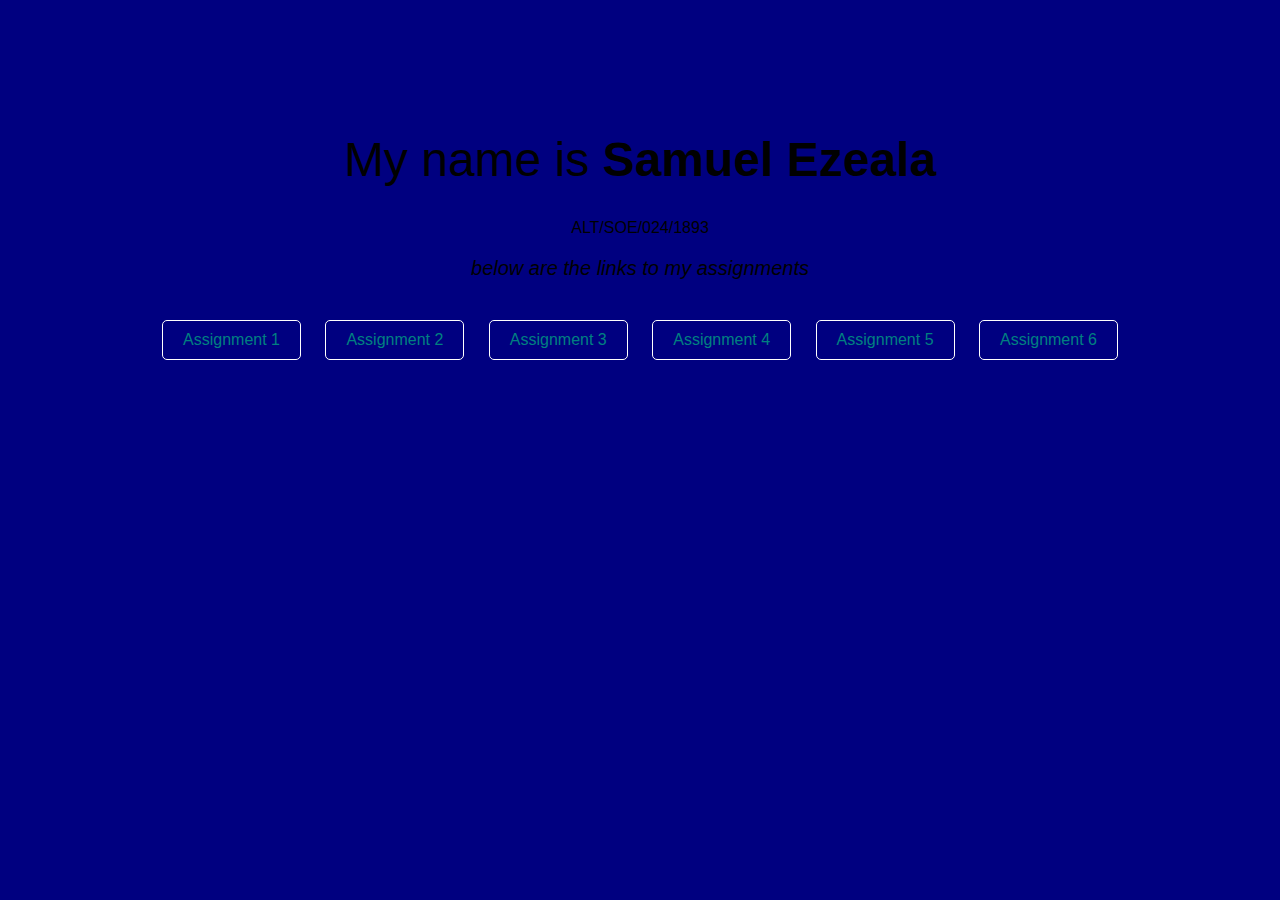
<file: index.html>
<!DOCTYPE html>
<html lang="en">
<head>
  <meta charset="UTF-8">
  <meta name="viewport" content="width=device-width, initial-scale=1.0">
  <title>Samuel Ezeala - Assignments</title>
  <link rel="stylesheet" href="style.css">
</head>
<body>
  <div class="container">
    <h1>My name is <span>Samuel Ezeala</span></h1>
    <p class="studentId">ALT/SOE/024/1893</p>
    <p class="description">below are the links to my assignments</p>
    <div class="assignments">
      <a href="Assignment1/" class="button-link">Assignment 1</a>
      <a href="Assignment2/" class="button-link">Assignment 2</a>
      <a href="Assignment3/" class="button-link">Assignment 3</a>
      <a href="Assignment4/" class="button-link">Assignment 4</a>
      <a href="Assignment5/" class="button-link">Assignment 5</a>
      <a href="Assignment6/" class="button-link">Assignment 6</a>
    </div>
  </div>
</body>
</html>
</file>
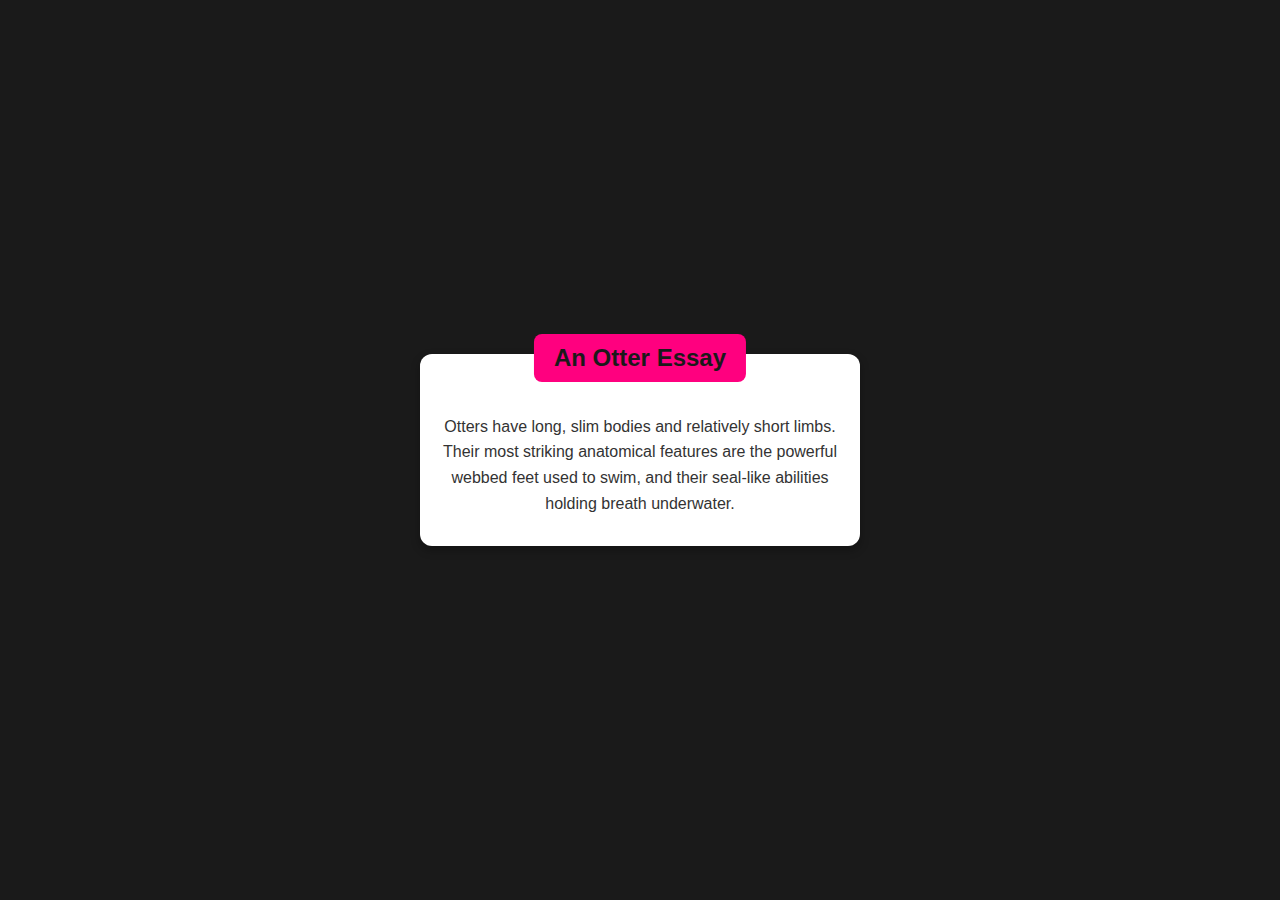
<file: Assignment1/index.html>
<!DOCTYPE html>
<html lang="en">
<head>
  <meta charset="UTF-8">
  <meta name="viewport" content="width=device-width, initial-scale=1.0">
  <title>Otter Essay Design</title>
  <link rel="stylesheet" href="style1.css">
</head>
<body>
  <div class="card">
    <div class="card-header">An Otter Essay</div>
    <div class="card-body">
      Otters have long, slim bodies and relatively short limbs. Their most striking anatomical features are the powerful webbed feet used to swim, and their seal-like abilities holding breath underwater.
    </div>
  </div>
</body>
</html>
</file>
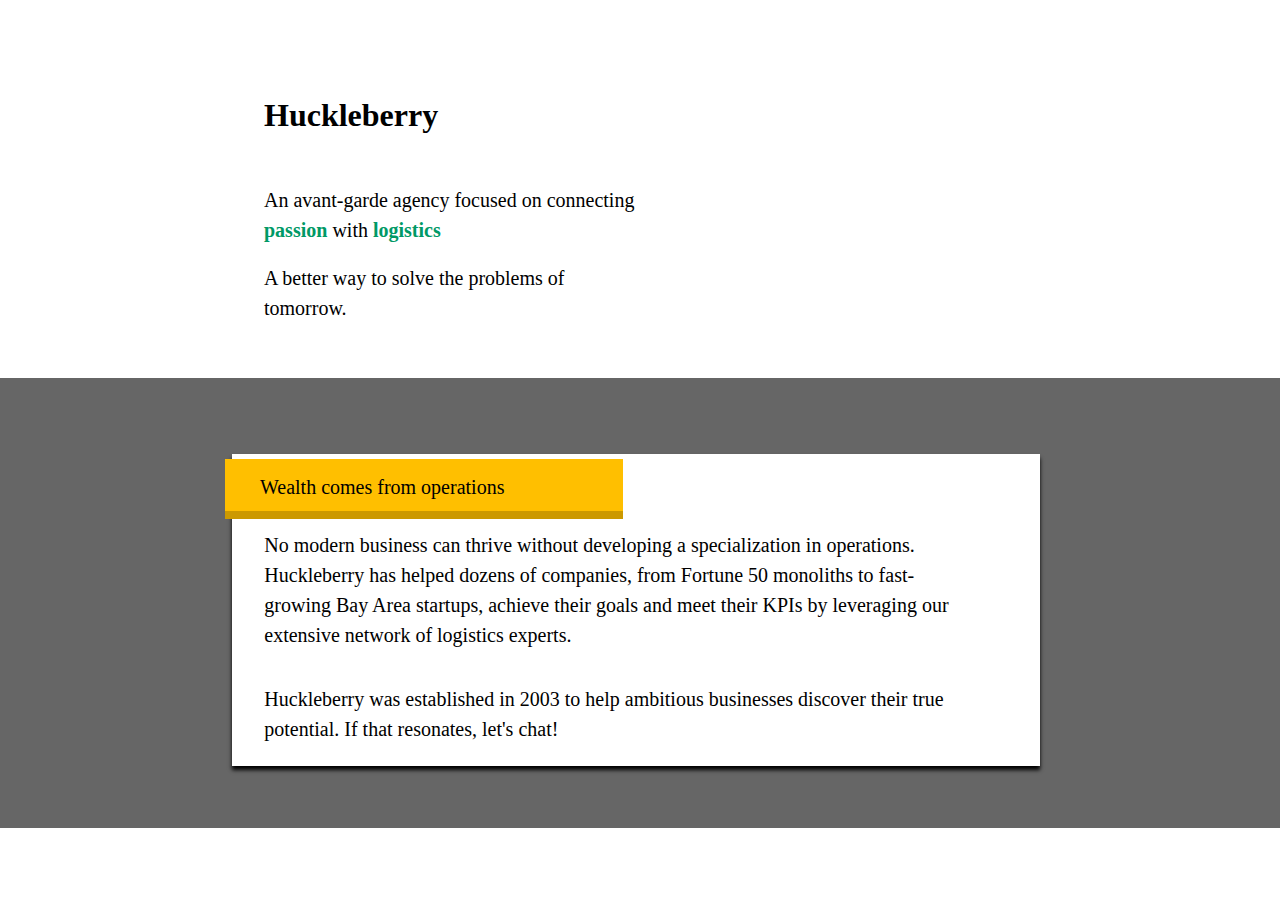
<file: Assignment2/index.html>
<!DOCTYPE html>
<html lang="en">
  <head>
    <meta charset="UTF-8" />
    <meta name="viewport" content="width=device-width, initial-scale=1.0" />
    <title>Huckleberry</title>
    <link rel="stylesheet" href="Huckleberry.css" />
  </head>
  <body>
    <div class="top">
      <div class="HuckleberryText">
        <h1>Huckleberry</h1>
      </div>

      <div class="hp1">
        <p>
          An avant-garde agency focused on connecting <br /><a class="passion">passion</a> with
          <a class="passion">logistics</a>
        </p>
      </div>
      <br>
      <div class="hp2">
        <p>A better way to solve the problems of <br />tomorrow.</p>
      </div>
    </div>

    
    <!-- <div class="banner">Wealth comes from operations</div> -->
    <div class="content">
      <p>
        
      </p>
      <p>
        <!-- Huckleberry was established in 2003 to help ambitious businesses
        discover their true potential. If that resonates, let's chat! -->
      </p>
      <div class="whiteBox">
        <div class="yellowbox">
          <div class="wealth">
            <p>Wealth comes from operations</p>
          </div>
        </div>
        <p>
          No modern business can thrive without developing a specialization in operations. <br> 
          Huckleberry has helped dozens of companies, from Fortune 50 monoliths to fast- <br>
          growing Bay Area startups, achieve their goals and meet their KPIs by leveraging our <br>
          extensive network of logistics experts.
        </p>
        <br>
        <p>
          Huckleberry was established in 2003 to help ambitious businesses discover their true <br>
          potential. If that resonates, let's chat!
        </p>
      </div>
    </div>

  </body>
</html>
</file>
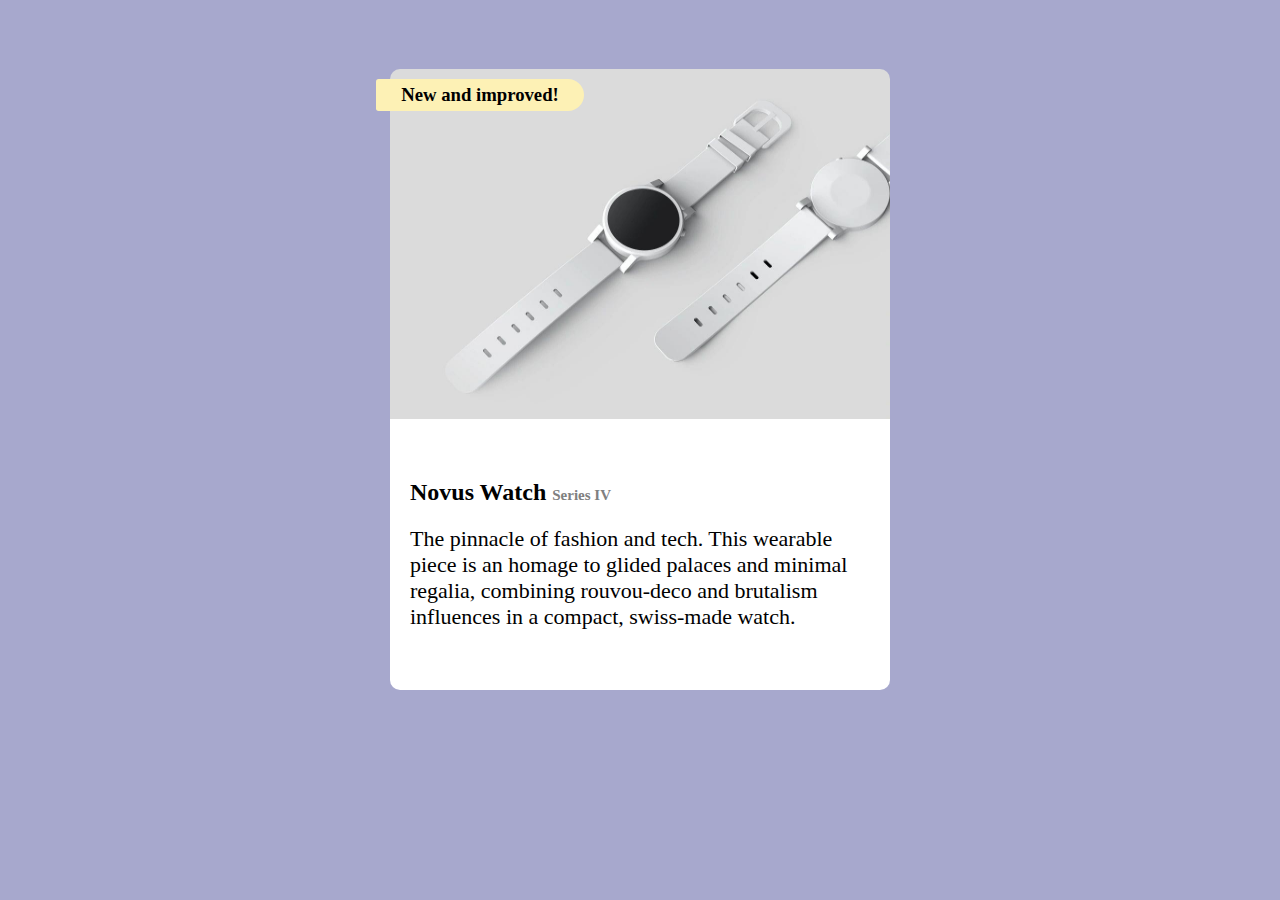
<file: Assignment3/index.html>
<!DOCTYPE html>
<html lang="en">
<head>
  <meta charset="UTF-8">
  <meta name="viewport" content="width=device-width, initial-scale=1.0">
  <link rel="stylesheet" href="style.css">
  <title>Exercise3 - Novus Watch</title>
</head>
<body>
  <div class="container">
    <header>
      <h3>New and improved!</h3>
    </header>
    <section id="section1">
      <img src="watch-image.jpg" alt="Nouvous Watch">
    </section>
    <section id="section2">
      <h2>
        Novus Watch
        <span>Series IV</span>
      </h2>
      <p>
        The pinnacle of fashion and tech. This wearable <br>piece is an homage to glided palaces and minimal <br>regalia, combining rouvou-deco and brutalism <br>influences in a compact, swiss-made watch.  
    </p>
    </section>
  </div>
</body>
</html>
</file>
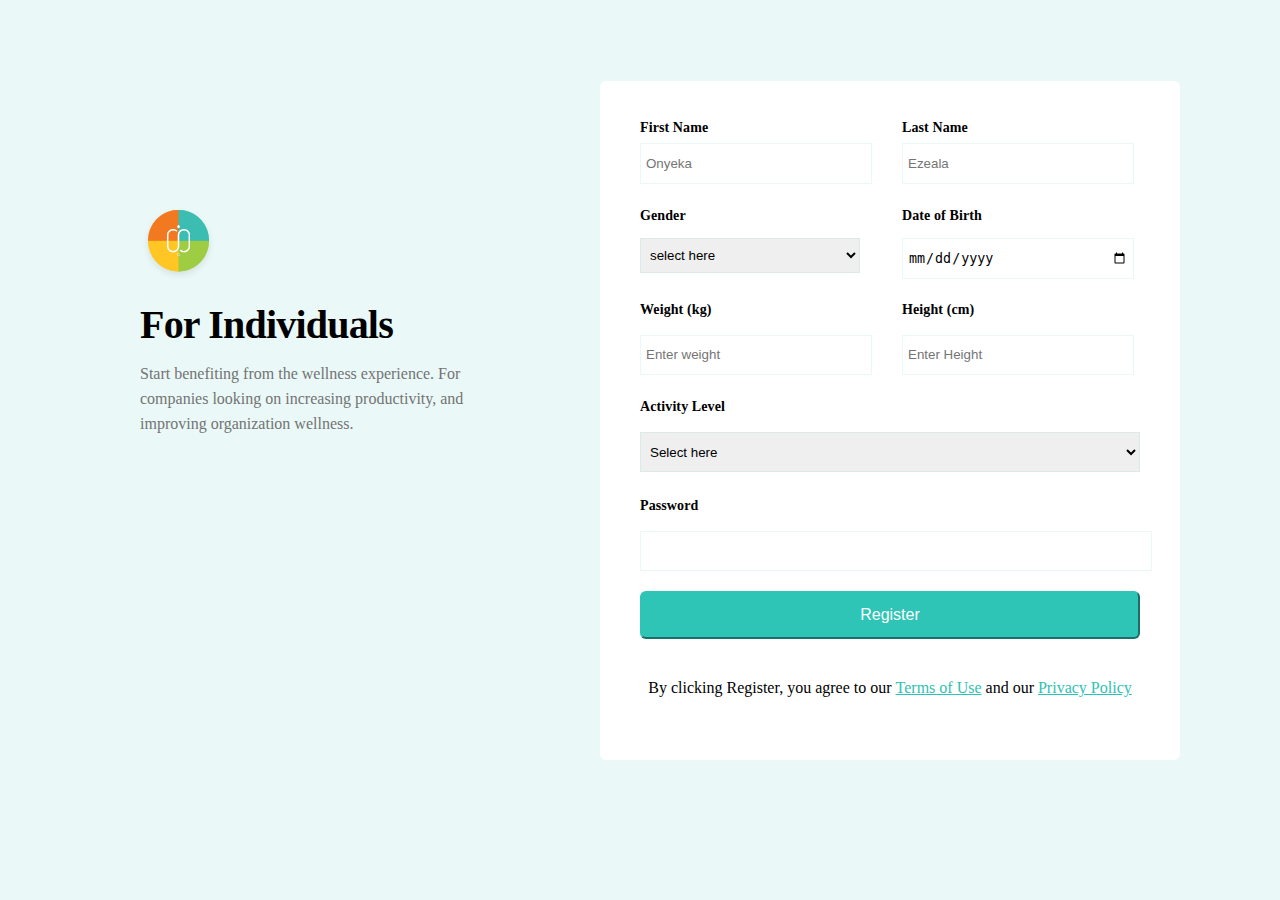
<file: Assignment4/index.html>
<!DOCTYPE html>
<html lang="en">
<head>
  <meta charset="UTF-8">
  <meta name="viewport" content="width=device-width, initial-scale=1.0">
  <title>Sign up</title>
  <link rel="stylesheet" href="style.css">
</head>
<body>
  <div class="main">
    <div class="left">
      <img src="Logo.png" alt="">
      <section id="individuals">
        <h2>For Individuals</h2>
      </section>
      <section id="paragraph">
        <p>Start benefiting from the wellness experience. For <br>companies looking on increasing productivity, and <br>improving organization wellness.</p>
      </section>
    </div>
  
    <div class="right">
      <form action="">
        <div class="one">
          <label for="First-name">First Name</label>
          <input type="text" placeholder="Onyeka">
        </div>
        <div class="two">
          <label for="Last-name">Last Name</label>
          <input type="text" placeholder="Ezeala">
        </div>

        <div class="three">
          <label for="Gender">Gender</label>
          <select name="gender">
            <option value="">select here</option>
            <option value="male">Male</option>
            <option value="female">Female</option>
          </select>
        </div>

        <div class="four">
          <label for="DOB">Date of Birth</label>
          <input type="date">
        </div>

        <div class="five">
          <label for="Weight">Weight (kg) </label>
          <input type="text" placeholder="Enter weight">
        </div>

        <div class="six">
          <label for="Height">Height (cm)</label>
          <input type="text" placeholder="Enter Height">
        </div>

        <div class="seven">
          <label for="Activity">Activity Level</label>
          <select name="" id="activity">
            <option value="">Select here</option>
          </select>
        </div>

        <div class="eight">
          <label for="Password">Password</label>
          <input type="password">
        </div>
        <button>Register</button>
        <br>
        <br>
        <br>
        <p class="rightButton">By clicking Register, you agree to our <a href="">Terms of Use</a> and our <a href="">Privacy Policy</a></p>
      </form>
    </div>
  </div>
</body>
</html>
</file>
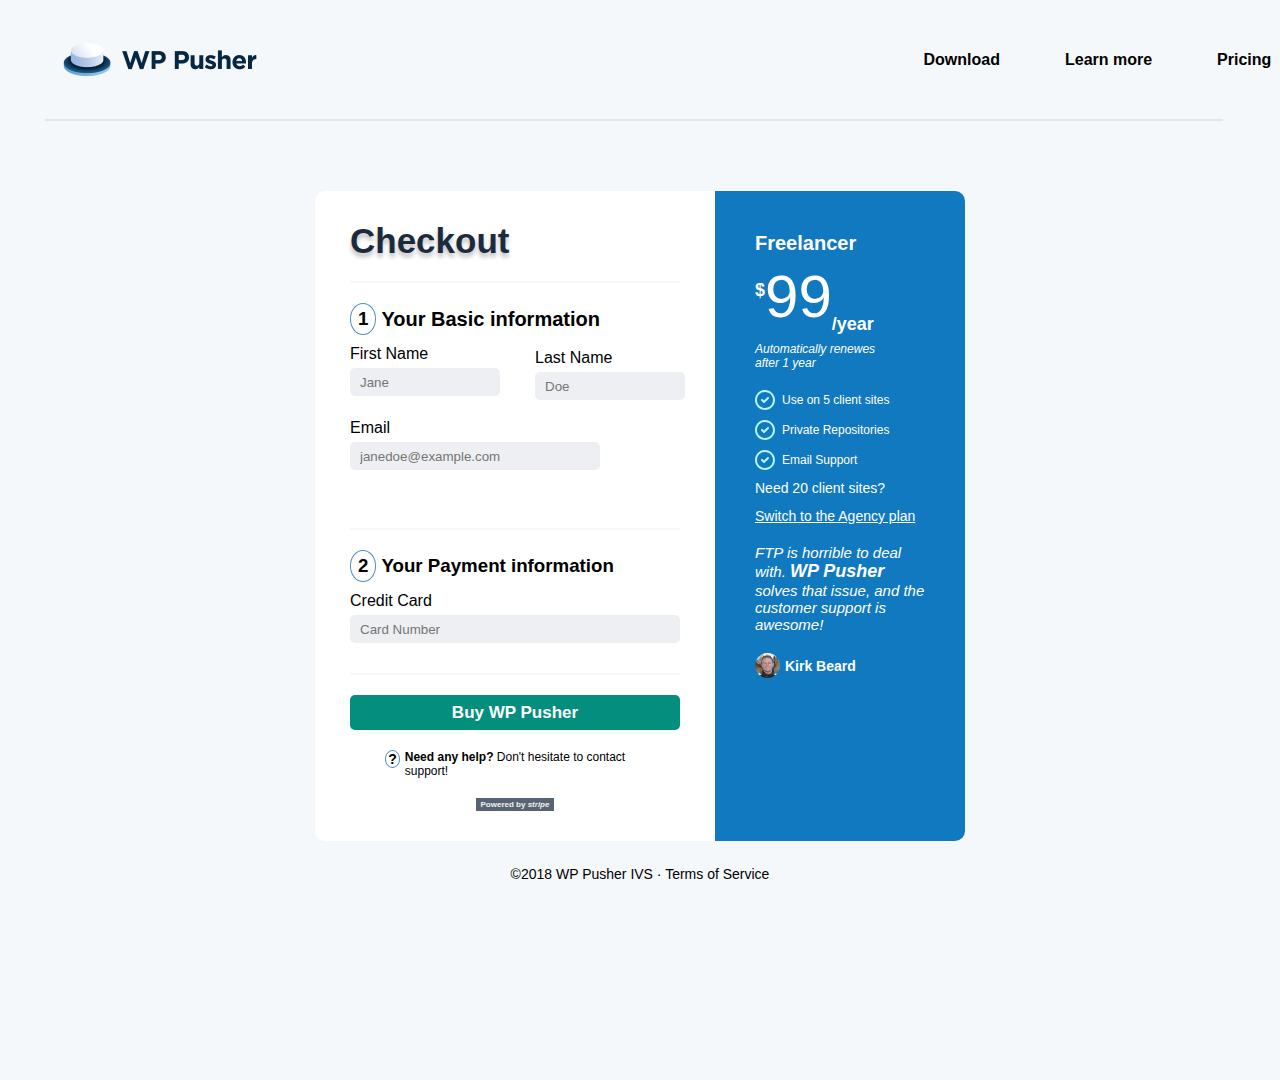
<file: Assignment5/index.html>
<html lang="en">
<head>
    <meta charset="UTF-8">
    <meta name="viewport" content="width=device-width, initial-scale=1.0">
    <title>WP Pusher</title>
    <link rel="stylesheet" href="style.css">
</head>
<body>
    <div class="container">
        <header>
            <img src="Assets/Images/wppusher-logo copy.png" alt="logo_image">
            <ul>
                <li>
                    <a href="#">Download</a>
                </li>
                <li>
                    <a href="#">Learn more</a>
                </li>
                <li>
                    <a href="#">Pricing</a>
                </li>
                <li>
                    <a href="#">Help</a>
                </li>
                <li>
                    <a href="#">Account</a>
                </li>
            </ul>
        </header>
        <div class="empty_div"></div>
        <section id="checkout">
            <div class="checkout-panel">
                <div class="right-panel">
                    <h2>
                        Checkout
                    </h2>
                    <div class="empty_div2"></div>
                    <div class="basic-information">
                        <div class="basic">
                            <div class="basic1">
                                <h3>1</h3>
                            </div>
                            <h1>Your Basic information</h1>
                        </div>
                        <div class="one fname">
                            <label for="fname">First Name</label>
                            <input type="text" name="fname" id="fname" placeholder="Jane" required >
                        </div>
                        <div class="one lname">
                            <label for="lname">Last Name</label>
                            <input type="text" name="lname" id="lname" placeholder="Doe" required>
                        </div>
                        <div class="one mail">
                            <label for="email">Email</label>
                            <input type="email" name="email" id="email" placeholder="janedoe@example.com" autocomplete="email" required>
                        </div>
                    </div>
                    <div class="empty_div2"></div>
                    <div class="basic-payment">
                            <div class="payment">
                                <div class="payment1">
                                    <h3>2</h3>
                                </div>
                                <h3>Your Payment information</h3>
                            </div>
                            <div class="one credit">
                                <label for="cc">Credit Card</label>
                                <input type="text" name="cc" id="cc" placeholder="Card Number" autocomplete="cc-number" required >
                            </div>
                    </div>
                    <div class="empty_div2"></div>
                    <div class="wp-pusher">
                        <button> Buy WP Pusher</button>
                        <div class="wp">
                            <div class="wp1">
                                <h3>?</h3>
                            </div>
                            <p>
                                <span>Need any help?</span> Don't hesitate to contact support!
                            </p>
                        </div>
                        <div class="stripe">
                            <h4>
                                Powered by <span>stripe</span>
                            </h4>
                        </div>
                    </div>
                </div>
                <div class="left-panel">
                    <div class="first">
                        <h1>Freelancer</h1>
                        <h2>
                            <sup>$</sup>99<sub>/year</sub>
                         </h2>
                        <p>
                            Automatically renewes after 1 year
                        </p>
                    </div>
                    <div class="second">
                        <div class="checkbox">
                            <img src="Assets/Images/Combined Shape Copy 2.svg" alt="image">
                            <p>Use on 5 client sites</p>
                        </div>
                        <div class="checkbox">
                            <img src="Assets/Images/Combined Shape Copy 2.svg" alt="">
                            <p>Private Repositories</p>
                        </div>
                        <div class="checkbox">
                            <img src="Assets/Images/Combined Shape Copy 2.svg" alt="">
                            <p>Email Support</p>
                        </div>
                    </div>
                    <div class="third">
                        <p>Need 20 client sites?</p>
                        <p>
                            <a href="">Switch to the Agency plan</a>
                        </p>
                    </div>
                    <div class="fourth">
                        <p>
                            FTP is horrible to deal with. <span>WP Pusher </span>solves that issue, and the customer support is awesome!
                        </p>
                        <div class="last">
                            <img src="Assets/Images/wp pusher image.png" alt="image">
                            <h3>Kirk Beard</h3>
                        </div>
                    </div>
                </div>
            </div>
            <div class="footer-panel">
                <p>
                    &copy;2018 WP Pusher IVS  ·  Terms of Service
                </p>
            </div>
        </section>
    </div>
</body>
</html>
</file>
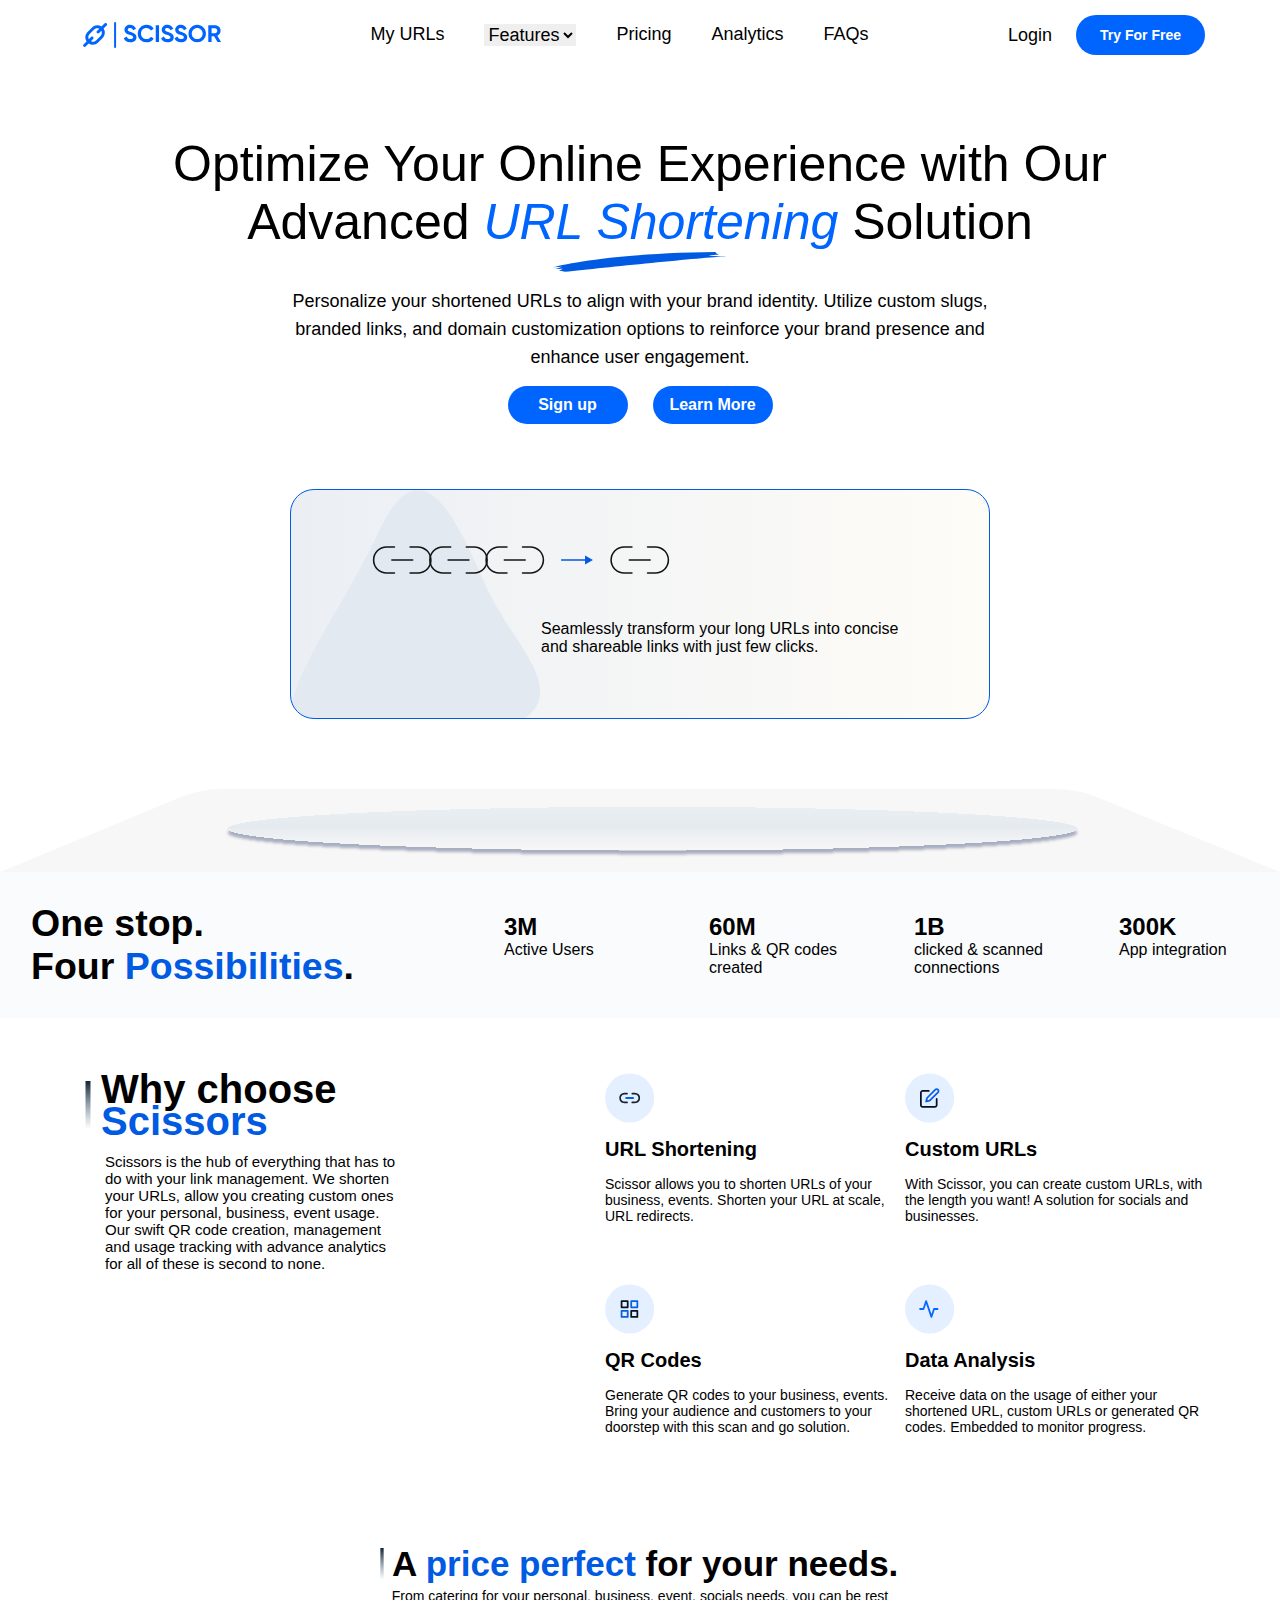
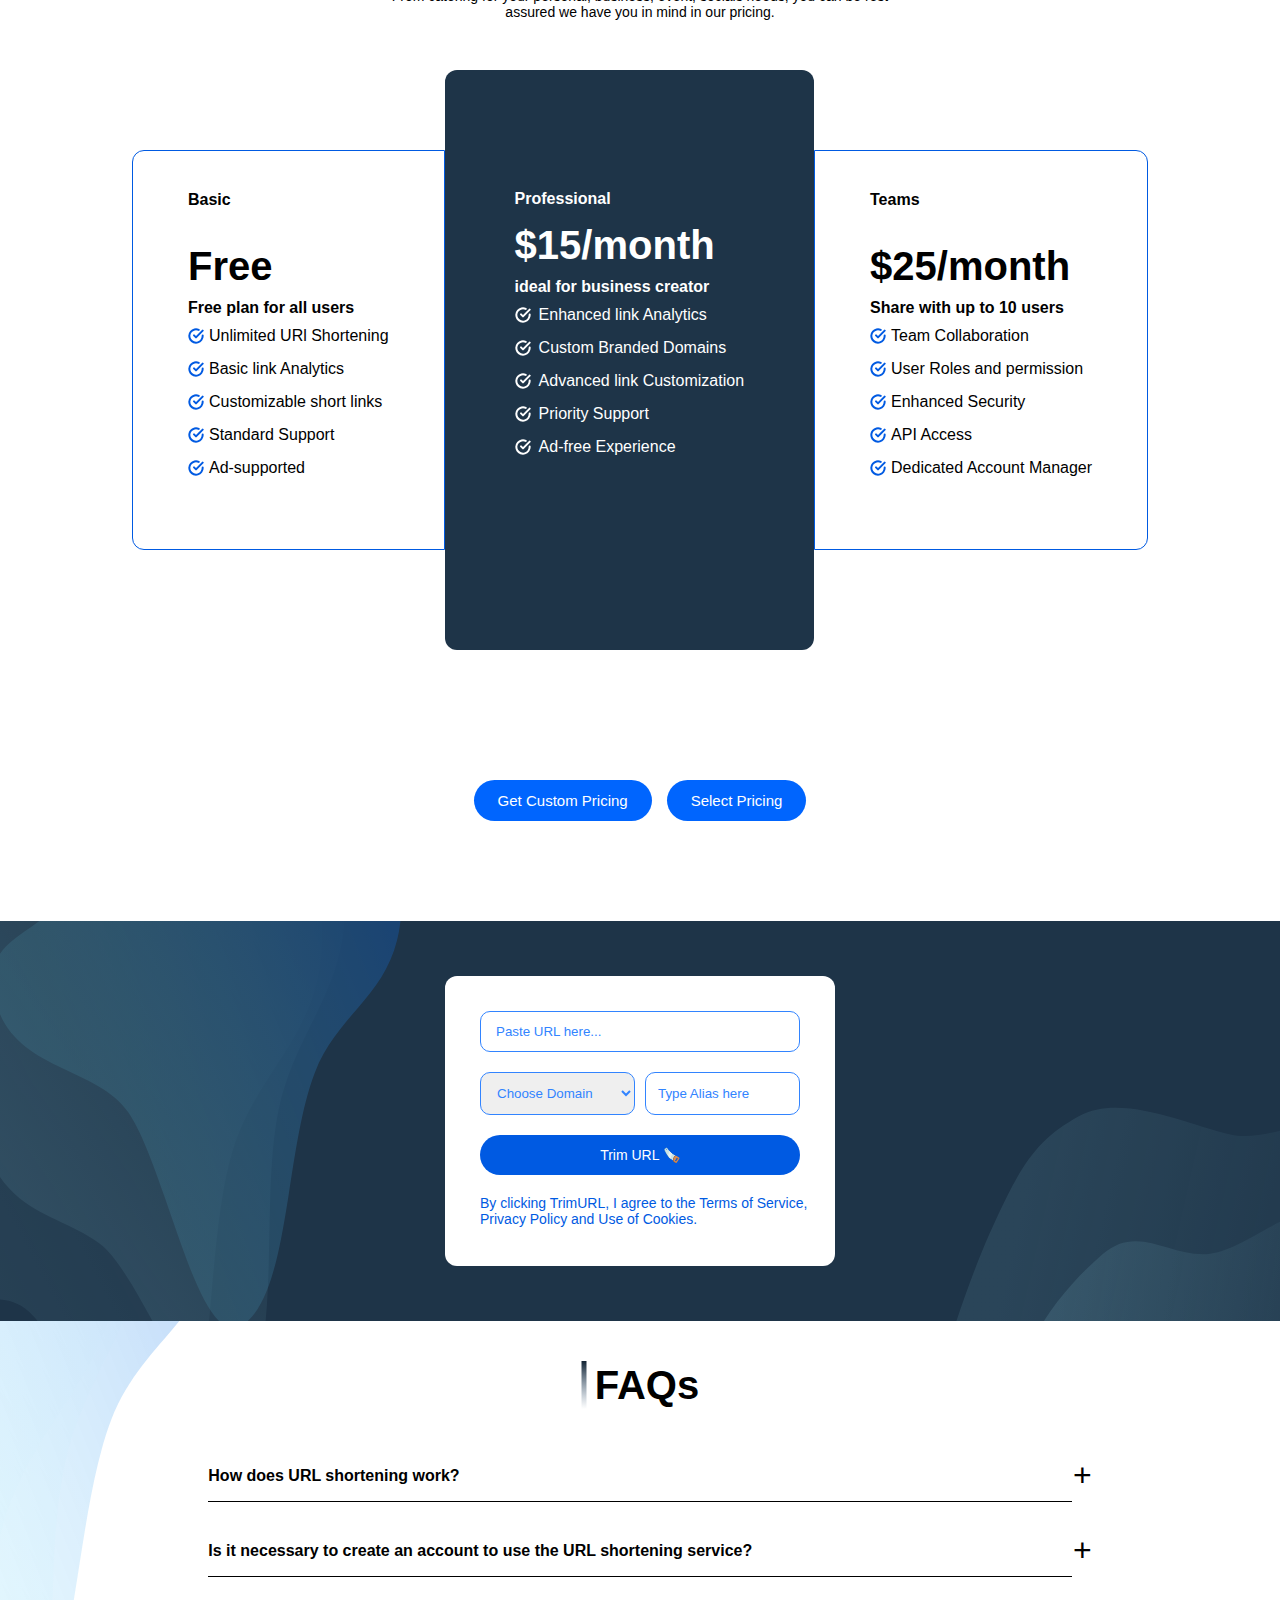
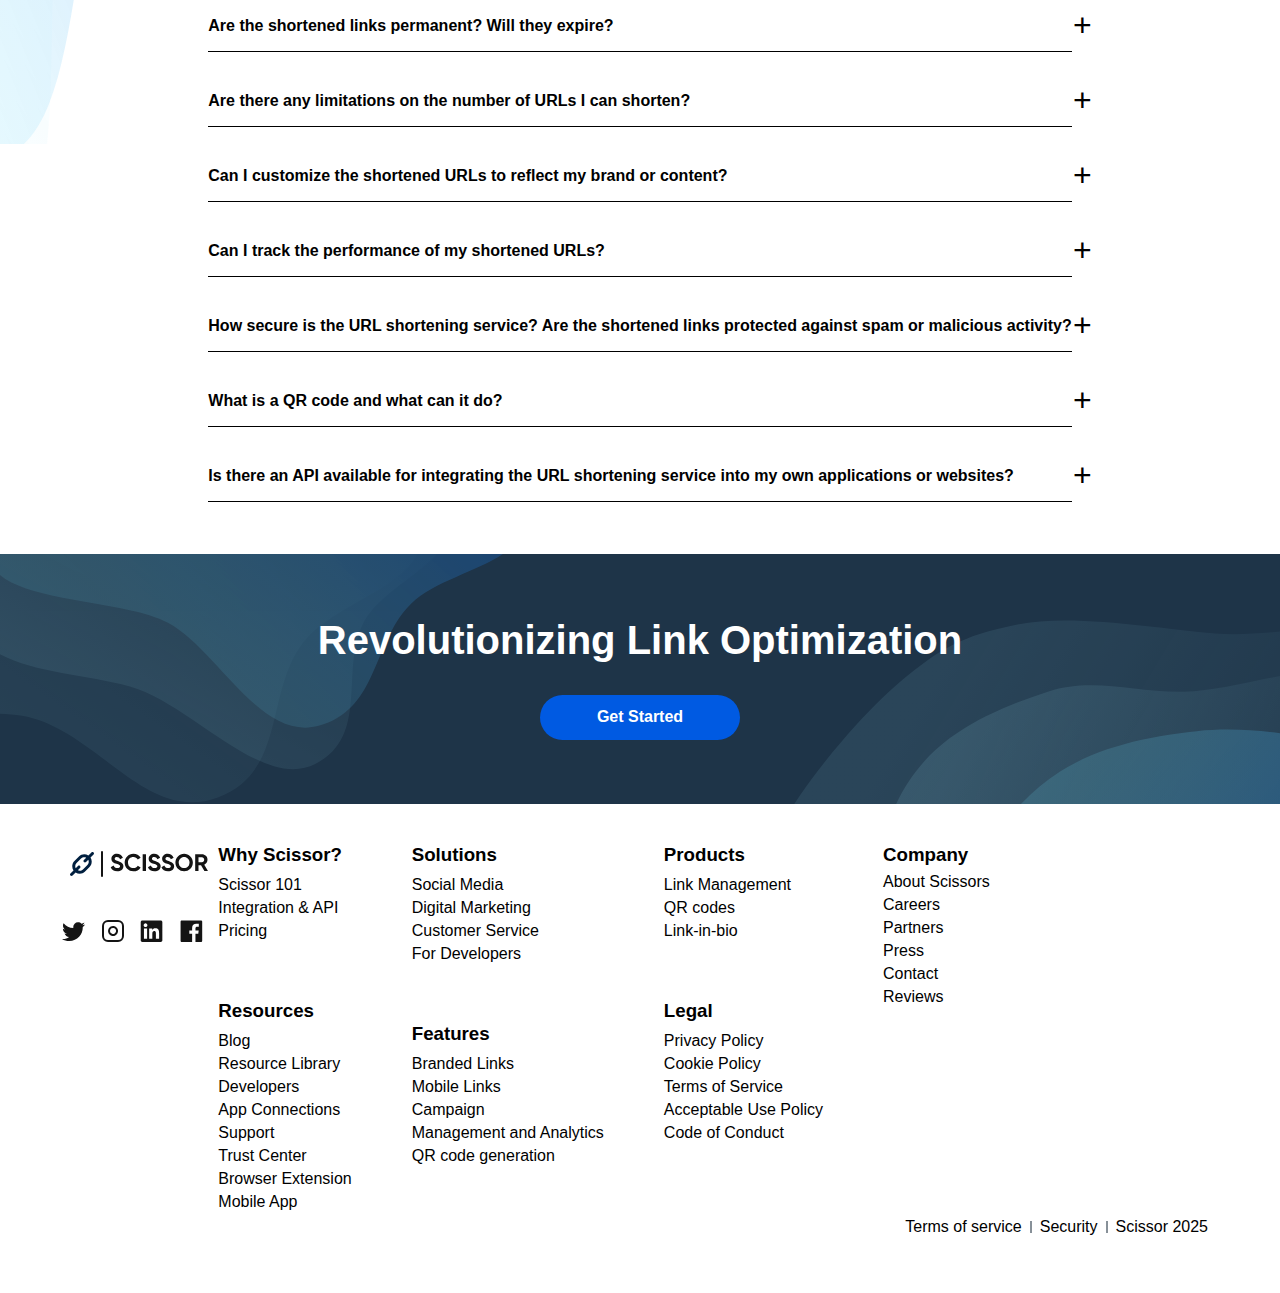
<file: Assignment6/index.html>
<html lang="en">
<head>
    <meta charset="UTF-8">
    <meta name="viewport" content="width=device-width, initial-scale=1.0">
    <title>Scissors</title>
    <link rel="stylesheet" href="style.css">
</head>
<body>
    <header>
        <img src="./Assessts/Images/Logo.svg" alt="logo">
        <ul>
            <li><a href="#">My URLs</a></li>
            <select name="" id="">
                <option value="" disabled selected hidden>Features</option>
            </select>
            <li><a href="#">Pricing</a></li>
            <li><a href="#">Analytics</a></li>
            <li><a href="#">FAQs</a></li>
        </ul>
        <div class="Login">
            <ul>
                <li><a href="#">Login</a></li>
            </ul>
            <button>Try For Free</button>
        </div>
    </header>
    <section id="section1">
        <p class="one">
            Optimize Your Online Experience with Our Advanced <span>URL Shortening</span> Solution
            <img src="./Assessts/Images/Vector 3.svg" alt="image">

        </p>
        <p class="two">
            Personalize your shortened URLs to align with your brand identity. Utilize custom slugs, branded links, and domain customization options to reinforce your brand presence and enhance user engagement.
        </p>
        <div class="signup">
            <button>Sign up</button>
            <button>Learn More</button>
        </div>
    </section>
    <section id="section2">
            <img src="./Assessts/Images/Frame 1000001716.svg" alt="image">
        <p>
            Seamlessly transform your long URLs into <span>concise</span> and <span>shareable links</span> with just few clicks.
        </p>
    </section>
    <section id="rectangle-image">
        <img src="./Assessts/Images/Group 3.svg" alt="image">
    </section>
    <aside class="aside1">
        <div class="aside-left">
            <h2>One stop. <br> Four <span>Possibilities</span>.</h2>
        </div>
        <div class="aside-right">
            <div>
                <h2>3M</h2>
                <p>Active Users</p>
            </div>
            <div>
                <h2>60M</h2>
                <p>Links & QR codes created</p>
            </div>
            <div>
                <h2>1B</h2>
                <p>clicked & scanned connections</p>
            </div>
            <div>
                <h2>300K</h2>
                <p>App integration</p>
            </div>
        </div>
    </aside>
    <main>
        <div class="left-main">
            <div class="why-choose">
                <img src="./Assessts/Images/Line 70.svg" alt="image">
                <h1>Why choose <span>Scissors</span></h1>
            </div>
            <p>
                Scissors is the hub of everything that has to do with your link management. We shorten your URLs, allow you creating custom ones for your personal, business, event usage. Our swift QR code creation, management and usage tracking with advance analytics for all of these is second to none. 
            </p>
        </div>
        <div class="right-main">
            <div class="right-main1">
                <div class="first">
                    <img src="./Assessts/Images/url short.svg" alt="image">
                    <h2>URL Shortening</h2>
                    <p>
                        Scissor allows you to shorten URLs of your business, events. Shorten your URL at scale, URL redirects.
                    </p>
                </div>
                <div class="first">
                    <img src="./Assessts/Images/qr codes.svg" alt="image">
                    <h2>QR Codes</h2>
                    <p>
                        Generate QR codes to your business, events. Bring your audience and customers to your doorstep with this scan and go solution.
                    </p>
                </div>
            </div>
            <div class="right-main2">
                <div class="first">
                    <img src="./Assessts/Images/custom url.svg" alt="image">
                    <h2>Custom URLs</h2>
                    <p>
                        With Scissor, you can create custom URLs, with the length you want! A solution for socials and businesses.
                    </p>
                </div>
                <div class="first">
                    <img src="./Assessts/Images/data analysis.svg" alt="image">
                    <h2>Data Analysis</h2>
                    <p>
                        Receive data on the usage of either your shortened URL, custom URLs or generated QR codes. Embedded to monitor progress.
                    </p>
                </div>
            </div>
        </div>
    </main>
    <section id="section3">
        <div class="section3-top">
            <div class="price-perfect">
                <img src="./Assessts/Images/Line 70.svg" alt="image">
                <h2>A <span>price perfect </span>for your needs.</h2>
            </div>
            <p>
                From catering for your personal, business, event, socials needs, you can be rest assured we have you in mind in our pricing.
            </p>
        </div>
        <div class="section3-middle">
            <div class="Basic"> 
                <div>
                    <h4>Basic</h4>
                </div>
                <div class="basic-plan">
                    <h2>Free</h2>
                    <h4>Free plan for all users</h4>
                    <div class="basic-plan1">
                        <div class="plan1">
                            <img src="./Assessts/Images/check-circle.svg" alt="image">
                            <p>Unlimited URl Shortening</p>
                        </div>
                        <div class="plan1">
                            <img src="./Assessts/Images/check-circle.svg" alt="image">
                            <p>Basic link Analytics</p>
                        </div>
                        <div class="plan1">
                            <img src="./Assessts/Images/check-circle.svg" alt="image">
                            <p>Customizable short links</p>
                        </div>
                        <div class="plan1">
                            <img src="./Assessts/Images/check-circle.svg" alt="image">
                            <p>Standard Support</p>
                        </div>
                        <div class="plan1">
                            <img src="./Assessts/Images/check-circle.svg" alt="image">
                            <p>Ad-supported</p>
                        </div>
                    </div>
                </div>
            </div>
            <div class="prof">
                <div>
                    <h4>Professional</h4>
                </div>
                <div class="prof-plan">
                    <h2>$15/month</h2>
                    <h4>ideal for business creator</h4>
                    <div class="prof-plan1">
                        <div class="plan2">
                            <img src="./Assessts/Images/white-check-circle.svg" alt="image">
                            <p>Enhanced link Analytics</p>
                        </div>
                        <div class="plan2">
                            <img src="./Assessts/Images/white-check-circle.svg" alt="image">
                            <p>Custom Branded Domains</p>
                        </div>
                        <div class="plan2">
                            <img src="./Assessts/Images/white-check-circle.svg" alt="image">
                            <p>Advanced link Customization</p>
                        </div>
                        <div class="plan2">
                            <img src="./Assessts/Images/white-check-circle.svg" alt="image">
                            <p>Priority Support</p>
                        </div>
                        <div class="plan2">
                            <img src="./Assessts/Images/white-check-circle.svg" alt="image">
                            <p>Ad-free Experience</p>
                        </div>
                    </div>
                </div>
            </div>
            <div class="basic team">
                <div>
                    <h4>Teams</h4>
                </div>
                <div class="basic-plan">
                    <h2>$25/month</h2>
                    <h4>Share with up to 10 users</h4>
                    <div class="basic-plan1">
                        <div class="plan1">
                            <img src="./Assessts/Images/check-circle.svg" alt="image">
                            <p>Team Collaboration</p>
                        </div>
                        <div class="plan1">
                            <img src="./Assessts/Images/check-circle.svg" alt="image">
                            <p>User Roles and permission</p>
                        </div>
                        <div class="plan1">
                            <img src="./Assessts/Images/check-circle.svg" alt="image">
                            <p>Enhanced Security</p>
                        </div>
                        <div class="plan1">
                            <img src="./Assessts/Images/check-circle.svg" alt="image">
                            <p>API Access</p>
                        </div>
                        <div class="plan1">
                            <img src="./Assessts/Images/check-circle.svg" alt="image">
                            <p>Dedicated Account Manager</p>
                        </div>
                    </div>
                </div>
               
            </div>
        </div>
        <div class="section3-foot">
            <button>Get Custom Pricing</button>
            <button>Select Pricing</button>
        </div>
    </section>
    <aside class="aside2">
            <div class="aside-main">
                <input type="text" placeholder="Paste URL here..." class="input1">
                <div class="select-input">
                    <select>
                        <option disabled selected hidden>Choose Domain
                        </option>
                    </select>
                    <input type="text" placeholder="Type Alias here">
                </div>
                <button>Trim URL 🪚</button>
                <p>
                    By clicking TrimURL, I agree to the <span>Terms of Service, Privacy Policy</span> and Use of Cookies.
                </p>
            </div>
    </aside>
    <section id="section4">
        <div class="faq">
            <img src="./Assessts/Images/Line 70.svg" alt="image">
            <h1>FAQs</h1>
        </div>
        <div class="faq-accordion">
            <details>
              <summary>How does URL shortening work?</summary>
              <p>
                URL shortening works by taking a long URL and creating a
                shorter, condensed version that redirects to the original URL.
                When a user clicks on the shortened link, they are redirected
                to the intended destination.
              </p>
            </details>
            <details>
              <summary>
                Is it necessary to create an account to use the URL shortening
                service?
              </summary>
              <p>
                While you can use basic URL shortening without an account,
                creating an account gives you access to additional features
                such as link history, analytics, and custom URLs.
              </p>
            </details>
            <details>
              <summary>
                Are the shortened links permanent? Will they expire?
              </summary>
              <p>
                Our shortened links do not expire by default. They will remain
                active as long as our service is operational. However, users
                with accounts have the option to set expiration dates for
                their links if desired.
              </p>
            </details>
            <details>
              <summary>
                Are there any limitations on the number of URLs I can shorten?
              </summary>
              <p>
                Free users can shorten a limited number of URLs per day.
                Premium users enjoy higher or unlimited URL shortening
                capabilities, depending on their subscription plan.
              </p>
            </details>
            <details>
              <summary>
                Can I customize the shortened URLs to reflect my brand or
                content?
              </summary>
              <p>
                Yes, you can customize the shortened URLs to reflect your
                brand or content. Our link shortening services allow you to
                create branded short links, often using your domain name as a
                base.
              </p>
            </details>
            <details>
              <summary>
                Can I track the performance of my shortened URLs?
              </summary>
              <p>
                Yes, our link shortening services offer robust analytics tools
                to track the performance of your shortened URLs. You can gain
                insights into click-through rates, geographic traffic, and
                other key metrics to optimize your marketing campaigns.
              </p>
            </details>
            <details>
              <summary>
                How secure is the URL shortening service? Are the shortened
                links protected against spam or malicious activity?
              </summary>
              <p>
                Our reputable link shortening services prioritize security and
                implement measures to protect your links and user data. They
                often employ advanced security protocols to prevent spam,
                malware, and phishing attacks.
              </p>
            </details>
            <details>
              <summary>What is a QR code and what can it do?</summary>
              <p>
                A QR code (Quick Response code) is a type of two-dimensional
                barcode that can be scanned by a smartphone camera. When
                scanned, it typically directs the user to a website, downloads
                an app, or displays specific information.
              </p>
            </details>
            <details>
              <summary>
                Is there an API available for integrating the URL shortening
                service into my own applications or websites?
              </summary>
              <p>
                Yes, our URL shortening services offer APIs that you can
                integrate into your own applications or websites.
              </p>
            </details>
          </div>
    </section>
    <section id="section5">
        <h3>Revolutionizing Link Optimization</h3>
        <button>Get Started</button>
    </section>
    <footer class="footer1">
        <div class="foot1">
            <img src="./Assessts/Images/Logo (1) black.svg" alt="Logo">
            <div class="foot-logo">
                <a href="">
                    <img src="./Assessts/Images/i.fi-social-twitter.svg" alt="twitter-logo">
                </a>
                <a href="">
                    <img src="./Assessts/Images/svg.feather.svg" alt="instagram-logo">
                </a>
                <a href="">
                    <img src="./Assessts/Images/i.fi-social-linkedin.svg" alt="linkedin-logo">
                </a>
                <a href="">
                    <img src="./Assessts/Images/i.fi-social-facebook.svg" alt="facebook-logo">
                </a>
            </div>
        </div>
        <div class="foot2">
            <div class="links1">
                <div class="link-head">
                    <h3>Why Scissor?</h3>
                    <div class="links2">
                        <a href="">Scissor 101</a>
                        <a href="">Integration & API</a>
                        <a href="">Pricing</a>
                    </div>
                </div>
                <div class="link-head">
                    <h3>Resources</h3>
                    <div class="links2">
                        <a href="">Blog</a>
                        <a href="">Resource Library</a>
                        <a href="">Developers</a>
                        <a href="">App Connections</a>
                        <a href="">Support</a>
                        <a href="">Trust Center</a>
                        <a href="">Browser Extension</a>
                        <a href="">Mobile App</a>
                    </div>
                </div>
            </div>
            <div class="links1">
                <div class="link-head">
                    <h3>Solutions</h3>
                    <div class="links2">
                        <a href="">Social Media</a>
                        <a href="">Digital Marketing</a>
                        <a href="">Customer Service</a>
                        <a href="">For Developers</a>
                    </div>
                </div>
                <div class="link-head">
                    <h3>Features</h3>
                    <div class="links2">
                        <a href="">Branded Links</a>
                        <a href="">Mobile Links</a>
                        <a href="">Campaign</a>
                        <a href="">Management and Analytics</a>
                        <a href="">QR code generation</a>
                    </div>
                </div>
            </div>
            <div class="links1">
                <div class="link-head">
                    <h3>Products</h3>
                    <div class="links2">
                        <a href="">Link Management</a>
                        <a href="">QR codes</a>
                        <a href="">Link-in-bio</a>
                    </div>
                </div>
                <div class="link-head">
                    <h3>Legal</h3>
                    <div class="links2">
                        <a href="">Privacy Policy</a>
                        <a href="">Cookie Policy</a>
                        <a href="">Terms of Service</a>
                        <a href="">Acceptable Use Policy</a>
                        <a href="">Code of Conduct</a>
                    </div>
                </div>
            </div>
            <div class="link-head1">
                <h3>Company</h3>
                <div class="links3">
                    <a href="">About Scissors</a>
                    <a href="">Careers</a>
                    <a href="">Partners</a>
                    <a href="">Press</a>
                    <a href="">Contact</a>
                    <a href="">Reviews</a>
                </div>
            </div>
        </div>
    </footer>
    <footer class="new-footer">
        <p>Terms of service</p>
        <img src="./Assessts/Images/line.svg" alt="line-image">
        <p>Security</p>
        <img src="./Assessts/Images/line.svg" alt="line-image">
        <p>Scissor 2025</p>
    </footer>
</body>
</html>
</file>
<file: style.css>
body {
  margin: 0;
  padding: 0;
  font-family: 'Poppins', sans-serif;
  text-align: center;
  background-color: navy;
}


.container {
  padding: 100px 20px;
}

h1 {
  font-size: 48px;
  font-weight: 300;
}

h1 span {
  font-weight: 600;
}

.studentid {
  font-size: 18px;
  margin: 10px 0;
}

.description {
  font-size: 20px;
  font-style: italic;
  margin: 20px 0;
}

.assignments {
  margin-top: 30px;
}

.button-link {
  display: inline-block;
  margin: 10px;
  padding: 10px 20px;
  border: 1px solid white;
  color: teal;
  text-decoration: none;
  border-radius: 5px;
  transition: background 0.3s ease;

}
</file>
<file: Assignment1/style1.css>
/* styles.css */
/* styles.css */
body {
  background-color: #1a1a1a; /* Dark background */
  font-family: Arial, sans-serif;
  color: #333;
  display: flex;
  justify-content: center;
  align-items: center;
  height: 100vh;
  margin: 0;
}

.card {
  background-color: #fff;
  border-radius: 12px;
  box-shadow: 0 4px 10px rgba(0, 0, 0, 0.3); /* Slightly stronger shadow */
  padding: 20px 20px 30px; /* Space for body */
  max-width: 400px;
  position: relative;
}

.card-header {
  background-color: #ff007f; /* Bright pink header */
  color: #1a1a1a;
  font-size: 1.5rem;
  font-weight: bold;
  padding: 10px 20px;
  border-radius: 8px;
  position: absolute;
  top: -20px;
  left: 50%;
  transform: translateX(-50%); /* Center horizontally */
}

.card-body {
  font-size: 1rem;
  line-height: 1.6; /* Better readability */
  color: #333;
  text-align: center; /* Centered text */
  margin-top: 40px; /* Space below the header */
}
</file>
<file: Assignment2/Huckleberry.css>
@import url('https://fonts.googleapis.com/css2?family=Lato:ital,wght@0,100;0,300;0,400;0,700;0,900;1,100;1,300;1,400;1,700;1,900&display=swap');
* {
  margin: 0; 
  padding: 0;
  box-sizing: border-box;
}

html {
  font-size: 16px;
}

.top {
  width: 1280px;
  height: 282px;
  border-bottom: 8px;
  background-color: #ffffff;
  border-color: #999999;
  /* width: 180px; */
}

.HuckleberryText h1 {
  width: 180px;
  height: 38px;
  margin-top: 96px;
  margin-left: 264px;
  font-weight: 800;
  font-size: 32px;
  line-height: 38.4px;
}

.hp1 {
  width: 415px;
  height: 60px;
  margin-top: 4%;
  margin-left: 264px;
}

.hp1 p {
  font-weight: 400;
  font-size: 20px;
  line-height: 30px;
}

.passion {
  font-weight: 800;
  font-size: 20px;
  line-height: 30px;
  color: #009966;
}


.hp2 {
  width: 415px;
  height: 60px;
  top: 258px;
  margin-left: 264px;
}

.hp2 p {
  font-weight: 400;
  font-size: 20px;
  line-height: 30px;
}


.content{
  background-color: #666666;
  width: 100%;
  height: 450px;
  top: 382px;
  /* position: relative; */
  
}

.whiteBox {
  width: 808px;
  height: 312px;
  top: 454px;
  left: 232px;
  border-bottom: 8px;
  background-color: #ffffff;
  box-shadow: 0px 4px 4px 0px #000000;
  position: absolute;
}

.yellowbox {
  position: relative;
  height: 60px;
  width: 398px;
  top: 1.5%;
  left: -7px;
  border-bottom: 8px;
  background-color: #ffbf00;
  /* border-color: #cc9900; */
  border-bottom: 8px solid #cc9900;
}

.wealth{
  display: inline;
  font-weight: 800;
  font-size: 24px;
  line-height: 28.8px;
  padding-left: 5%;
  color: #000000;
  display: flex;
  /* justify-content: center; */
  align-items: center;
  height: 95%;
}

.modern {
  position: relative;
  display: inline;
  padding-left: 240px;
}

.whiteBox p {
  padding-top: 2%;
  padding-left: 4%;
  font-weight: 500;
  font-size: 20px;
  line-height: 30px;
}

@media (min-width: 319px) and (max-width: 480px) {
  .top{
    width: 390px;
    height: 382px;
  }

  .HuckleberryText h1{
    width: 180px;
    height: 38px;
    margin-top: 96px;
    margin-left: 24px;
    
  }

  .hp1{
    min-width: 22%;
    font-size: 18px;
    height: 60px;
    margin-top: 4%;
    margin-left: 24px;
    
  }

  .hp2 {
    width: 342px;
    height: 60px;
    top: 258px;
    margin-left: 24px;
  }

}
</file>
<file: Assignment3/style.css>
body {
  background-color: #A7A8CD;
  display: block;
}

* {
  margin: 0;
  padding: 0;
  box-sizing: border-box;
}

.container {
  display: flex;
  flex-direction: column;
  align-items: center;
  justify-content: center;
  /* margin-top: 2%; */
  margin-bottom: 5%;
}

section {
  display: block;
  unicode-bidi: isolate;
}

header {
  display: block;
  unicode-bidi: isolate;
}

header h3 {
  background-color: #FDF1B5;
  padding: 5px 25px;
  position: relative;
  top: 60px;
  right: 160px;
  border-radius: 10px 60px 60px 10px;
}

h3 {
  display: block;
  font-size: 1.17em;
  margin-block-start: 1em;
  margin-block-end: 1em;
  margin-inline-start: 0px;
  margin-inline-end: 0px;
  font-weight: bold;
  unicode-bidi: isolate;
}

#section1 {
  display: block;
  unicode-bidi: isolate;
}

#section1 img {
  display: flex;
  align-items: center;
  justify-content: center;
  width: 500px;
  height: 350px;
  border-radius: 10px 10px 0px 0px;
}

img {
  overflow-clip-margin: content-box;
  overflow: clip;
}

#section2 {
  width: 500px;
  background-color: white;
  padding: 60px 20px;
  border-radius: 0px 0px 10px 10px;
}

h2 {
  display: block;
  font-size: 1.5em;
  margin-block-start: 0em;
  margin-block-end: 0.83em;
  margin-inline-start: 0px;
  margin-inline-end: 0px;
  font-weight: bold;
  unicode-bidi: isolate;
}

#section2 span{
  font-size: 15px;
  font-weight: bold;
  color: grey;
}

#section2 p {
  margin-top: 20px;
  font-size: 22px;
  width: 450px;
}

p {
  display: block;
  margin-block-start: 1em;
  margin-block-end: 0em;
  margin-inline-start: 0px;
  margin-inline-end: 0px;
  unicode-bidi: isolate;
}
</file>
<file: Assignment4/style.css>
* {
  margin: 0;
  padding: 0;
  /* box-sizing: border-box; */
}

body {
  /* display: block; */
  background-color: hsla(174, 62%, 47%, 0.1);
}

.main {
  display: flex;
  gap: 10px;
}

.left{
  /* flex: 1; */
  flex-direction: column;
  width: 450px;
  height: 275px;
  margin-top: 205px;
  margin-left: 140px;
}

.left img {
  width: 77.33px;
  height: 80px;
  top: 205px;
  left: 140px;
}

#individuals {
  width: 268px;
  height: 50px;
  top: 335px;
  left: 140px;
}

#individuals h2 {
  font-weight: 700;
  font-size: 40px;
  line-height: 50px;
  letter-spacing: -0.8px;
  margin-top: 4%;
}

#paragraph {
  width: 460px;
  height: 75px;
  top: 405px;
  left: 140px;
  margin-top: 2.5%;
}

#paragraph p {
  font-weight: 400;
  font-size: 16px;
  line-height: 25px;
  letter-spacing: 0px;
  color: #737373;
}

.right {
  display: flex;
  width: 580px;
  height: 679px;
  margin-top: 81px;
  margin-bottom: 81px;
  left: 720px;
  border-radius: 6px;
  background-color: white;
}

.one {
  display: flex;
  flex-direction: column;
  position: relative;
  width: 238px;
  height: 72px;
  margin-top: 40px;
  margin-left: 40px;
  gap: 8px;
}

input {
  width: 220px;
  height: 35px;
  padding: 2px 5px;
  border: 0.5px solid hsla(174, 62%, 47%, 0.1);
}

.one label{
  width: 150px;
  height: 14px;
  font-weight: 600;
  font-size: 14px;
  line-height: 14px;
  letter-spacing: 0.1px;
}


.two {
  display: flex;
  flex-direction: column;
  width: 238px;
  position: relative;
  bottom: 72px;
  gap: 8px;
  margin-left: 302px;
  height: 72px;
}

.two label {
  width: 150px;
  height: 14px;
  font-weight: 600;
  font-size: 14px;
  line-height: 14px;
  letter-spacing: 0.1px;
}

.three {
  display: flex;
  flex-direction: column;
  position: relative;
  bottom: 40px;
  gap: 5px;
  width: 238px;
  height: 72px;
  margin-top: -3%;
  margin-left: 40px;
}

.four {
  display: flex;
  flex-direction: column;
  position: relative;
  width: 238px;
  gap: 5px;
  height: 72px;
  bottom: 112px;
  /* margin-top: 21px; */
  margin-left: 302px;

}

select{
  width: 220px;
  height: 35px;
  padding: 2px 5px;
  border: 0.5px solid hsla(174, 62%, 47%, 0.1);
}

.three label {
  width: 159px;
  height: 14px;
  font-weight: 600;
  font-size: 14px;
  line-height: 14px;
  letter-spacing: 0.1px;
  margin-bottom: 10px;
}

.four label {
  width: 150px;
  height: 14px;
  font-weight: 600;
  font-size: 14px;
  line-height: 14px;
  letter-spacing: 0.1px;
  margin-bottom: 10px;
}

.five {
  display: flex;
  flex-direction: column;
  position: relative;
  gap: 8px;
  width: 238px;
  height: 72px;
  margin-top: -90px;
  margin-left: 40px;
  margin-bottom: 40px;
}

.six {
  display: flex;
  flex-direction: column;
  position: relative;
  width: 238px;
  gap: 8px;
  height: 72px;
  bottom: 112px;
  /* margin-top: 21px; */
  margin-left: 302px;
}

.five label {
  width: 150px;
  height: 14px;
  font-weight: 600;
  font-size: 14px;
  line-height: 14px;
  letter-spacing: 0.1px;
  margin-bottom: 10px;
}

.six label {
  width: 150px;
  height: 14px;
  font-weight: 600;
  font-size: 14px;
  line-height: 14px;
  letter-spacing: 0.1px;
  margin-bottom: 10px;
}

.seven {
  display: flex;
  flex-direction: column;
  position: relative;
  width: 500px;
  height: 72px;
  margin-top: -16%;
  margin-left: 40px;
  gap: 8px;
}

.seven select {
  width: 500px;
  height: 48px;
  top: 24px;
}

.seven label {
  width: 150px;
  height: 14px;
  font-weight: 600;
  font-size: 14px;
  line-height: 14px;
  letter-spacing: 0.1px;
  margin-bottom: 10px;
}

.eight {
  display: flex;
  flex-direction: column;
  position: relative;
  width: 500px;
  height: 72px;
  margin-top: 27px;
  margin-left: 40px;
  gap: 8px;
}

.eight input {
  width: 500px;
  height: 48px;
  top: 24px;
}

.eight label {
  width: 150px;
  height: 14px;
  font-weight: 600;
  font-size: 14px;
  line-height: 14px;
  letter-spacing: 0.1px;
  margin-bottom: 10px;
}

button {
  background-color: #2EC4B6;
  margin-left: 40px;  
  width: 500px;
  height: 48px;
  margin-top: 20px;
  cursor: pointer;
  color: white;
  font-size: 16px;
  border-radius: 6px;
  border-color: #2EC4B6;
}

.rightButton {
  font-size: 16px;
  font-weight: 400;
  text-align: center;
  bottom: 80px;
  margin-left: 40px;
  line-height: 25px;
}

.rightButton a {
  color: hsla(174, 62%, 47%, 1);
  font-size: 16px;
  font-weight: 500;
}
</file>
<file: Assignment5/style.css>
* {
  margin: 0;
  padding: 0;
  box-sizing: border-box;
  font-family: Arial, Helvetica, sans-serif;
}
div.container {
  background-color: hsla(204, 33%, 97%, 1);
  height: 120vh;
  width: 100%;
}
header {
  display: flex;
  flex-direction: row;
  padding: 40px 60px;
  align-items: center;
  justify-content: space-between;
  width: 1440px;

  & ul {
    display: flex;
    flex-direction: row;
    gap: 65px;
    position: relative;
    left: 120px;
  }

  & ul > li {
    list-style-type: none;
  }

  & ul > li > a {
    text-decoration: none;
    color: black;
    font-weight: 18px;
    font-weight: 600;
  }

  & ul > li > a:hover {
    border: 1.5px solid rgb(99, 96, 96);
    padding: 8px 15px;
    border-radius: 8px;
  }
}
.empty_div {
  width: 92%;
  height: 2px;
  position: relative;
  left: 45px;
  background: hsla(204, 18%, 90%, 1);
}
#checkout {
  display: flex;
  flex-direction: column;
  gap: 5px;
  align-items: center;
  justify-content: center;
}
.checkout-panel {
  display: flex;
  flex-direction: row;
  padding: 70px 0 0 0;
}
.right-panel {
  display: flex;
  flex-direction: column;
  gap: 20px;
  background-color: hsla(0, 0%, 100%, 1);
  padding: 30px 35px;
  border-radius: 10px 0 0 10px;

  & h2 {
    color: hsla(211, 35%, 17%, 1);
    font-size: 35px;
    font-weight: 600;
    text-shadow: 0px 4px 4px rgba(0, 0, 0, 0.25);
  }
}

.one {
  display: flex;
  flex-direction: column;
  gap: 5px;
}
input {
  width: 150px;
  height: 28px;
  padding: 2px 10px;
  border-radius: 5px;
  border: none;
  background-color: rgba(237, 239, 242, 1);
}
.basic {
  display: flex;
  flex-direction: row;
  align-items: center;
  gap: 5px;

  & .basic1 {
    border-radius: 50%;
    border: 1px solid rgba(84, 139, 197, 1);
    text-align: center;
    padding: 4px 7px;
    font-weight: 800;
  }

  & h1 {
    font-size: 20px;
    font-weight: 700;
  }
}

.fname {
  padding: 10px 0;
}
.lname {
  position: relative;
  bottom: 57px;
  left: 185px;
}
.mail {
  position: relative;
  bottom: 38px;
}
.mail input {
  width: 250px;
  height: 28px;
}
.payment {
  display: flex;
  flex-direction: row;
  align-items: center;
  gap: 5px;

  & .payment1 {
    border-radius: 50%;
    border: 1px solid rgba(84, 139, 197, 1);
    text-align: center;
    padding: 4px 7px;
    font-weight: 800;
  }
}

div.credit {
  padding: 10px 0;

  & input {
    width: 330px;
    height: 28px;
  }
}

.wp-pusher {
  display: flex;
  flex-direction: column;
  gap: 20px;
  align-items: center;
  justify-content: center;

  & button {
    width: 330px;
    height: 35px;
    border: none;
    background-color: rgba(3, 142, 125, 1);
    color: white;
    font-size: 17px;
    font-weight: 600;
    border-radius: 5px;
    cursor: pointer;
  }
}
div.wp {
  display: flex;
  flex-direction: row;
  align-items: start;
  gap: 5px;

  & .wp1 {
    border-radius: 50%;
    border: 1px solid rgba(84, 139, 197, 1);
    text-align: center;
    padding: 0 2px;
    font-weight: 100;
    font-size: 12px;
  }

  & p {
    font-size: 12px;
    width: 240px;
  }

  & span {
    font-weight: 900;
  }
}
.stripe {
  background-color: rgba(86, 100, 115, 1);
  color: rgb(245, 239, 239);
  font-size: 8px;
  font-weight: 100;
  padding: 2px 5px;

  & span {
    font-style: italic;
    font-weight: 600;
  }
}
.empty_div2 {
  height: 2px;
  width: 100%;
  background-color: rgba(245, 247, 250, 1);
}
.left-panel {
  display: flex;
  flex-direction: column;
  align-items: start;
  padding: 30px 40px;
  background-color: rgba(17, 121, 191, 1);
  border-radius: 0 10px 10px 0;
  width: 250px;
}
div.first {
  display: flex;
  flex-direction: column;
  gap: 7px;
  padding: 10px 0;

  & h1 {
    color: rgba(255, 255, 255, 1);
    font-size: 20px;
    font-weight: 700;
    line-height: 24px;
  }

  & h2 {
    color: rgba(255, 255, 255, 1);
    font-size: 60px;
    font-weight: 300;
  }

  & sup,
  sub {
    font-size: 18px;
    font-weight: 700;
  }

  & p {
    color: rgba(255, 255, 255, 1);
    font-size: 12px;
    font-weight: 400;
    font-style: italic;
    width: 140px;
  }
}
div.second {
  display: flex;
  flex-direction: column;
  gap: 10px;
  padding: 10px 0;

  & p {
    color: rgba(255, 255, 255, 1);
    font-size: 12px;
  }

  & .checkbox {
    display: flex;
    align-items: center;
    gap: 7px;
  }
}
div.third {
  display: flex;
  flex-direction: column;
  gap: 12px;

  & p {
    color: rgba(255, 255, 255, 1);
    font-size: 14px;
  }

  & a {
    color: rgba(255, 255, 255, 1);
    font-size: 14px;
  }
}
div.fourth {
  padding: 20px 0;

  & p {
    color: rgba(255, 255, 255, 1);
    font-size: 15px;
    font-style: italic;
  }

  & span {
    font-size: 18px;
    font-weight: 700;
  }
}
div.last {
  display: flex;
  gap: 5px;
  padding: 20px 0;
  align-items: center;

  & img {
    width: 25px;
    border-radius: 50%;
  }

  & h3 {
    color: rgba(255, 255, 255, 1);
    font-size: 14px;
  }
}
div.footer-panel p {
  font-size: 14px;
  padding: 20px 0;
}
</file>
<file: Assignment6/style.css>
* {
  margin: 0;
  padding: 0;
  box-sizing: border-box;
  font-family: Arial, Helvetica, sans-serif;
}
header {
  display: flex;
  flex-direction: row;
  align-items: center;
  justify-content: space-between;
  padding: 15px 75px;

  & ul {
    display: flex;
    gap: 40px;
  }

  & li {
    list-style: none;
    font-size: 18px;
  }

  & select {
    font-size: 18px;
    border: none;
  }

  & a {
    color: black;
    text-decoration: none;
  }

  & a:hover {
    color: rgba(0, 101, 254, 1);
  }
  & select:hover {
    color: rgba(0, 101, 254, 1);
  }
  .login {
    display: flex;
    align-items: center;
    gap: 24px;
  }
  & button {
    background-color: rgba(0, 101, 254, 1);
    color: white;
    font-size: 14px;
    font-weight: 600;
    cursor: pointer;
    border: none;
    padding: 12px 24px;
    border-radius: 100px;
  }
}
#section1 {
  display: flex;
  flex-direction: column;
  align-items: center;
  justify-content: center;
  gap: 15px;
  padding: 65px 0;

  & .one {
    width: 948px;
    font-size: 50px;
    text-align: center;
  }

  & span {
    color: rgba(0, 101, 254, 1);
    font-style: italic;
  }

  & .two {
    width: 700px;
    font-size: 18px;
    text-align: center;
    line-height: 28px;
  }

  & .signup {
    display: flex;
    gap: 25px;
    align-items: center;
    justify-content: center;
    gap: 25px;
    align-items: center;
  }
  & button {
    background-color: rgba(0, 101, 254, 1);
    border: none;
    padding: 10px 15px;
    width: 120px;
    font-size: 16px;
    font-weight: 600;
    color: white;
    border-radius: 100px;
    cursor: pointer;
  }

}
#section2{
  margin: 0 auto;
  width: 700px;
  height: 230px;
  border: 0.5px solid rgba(0, 90, 226, 1);
  border-radius: 24px;
  background-image: url(./Assessts/Images/Vector\ 2\ \(1\).svg), linear-gradient(to right, #ebeff4, #fefcf7);
  background-repeat: no-repeat;
  background-size: 250px, cover;
  

  & img{
    width: 300px;
    height: 80px;
    position: relative;
    top: 30px;
    left: 80px;
  }
  
  & p{
    position: relative;
    left: 250px;
    top: 50px;
    width: 380px;
    font-size: 16px;
  }
}
#rectangle-image img {
  margin-top: 70px;
  width: 100%;
}
.aside1 {
  display: flex;
  flex-direction: row;
  align-items: center;
  justify-content: center;
  gap: 150px;
  padding: 30px 0;
  background-color: rgba(249, 251, 253, 1);

  & .aside-right {
    display: flex;
    flex-direction: row;
    gap: 75px;
  }

  & .aside-left {
    font-size: 25px;
  }
  span {
    color: rgba(0, 90, 226, 1);
  }
  & p {
    width: 130px;
  }
}
main {
  display: flex;
  padding: 55px 85px;
  gap: 200px;
  align-items: start;

  & .right-main {
    display: flex;
    width: 700px;
  }
}

div.why-choose {
  display: flex;
  gap: 10px;
  align-items: center;

  & h1 {
    font-size: 40px;
    line-height: 32px;
  }

  & span {
    color: rgba(0, 90, 226, 1);
  }
}
div.left-main {
  display: flex;
  flex-direction: column;
  gap: 16px;

  & p {
    font-size: 15px;
    width: 300px;
    margin-left: 20px;
  }
}
div.right-main1 {
  display: flex;
  flex-direction: column;
  gap: 60px;
}
div.right-main2 {
  display: flex;
  flex-direction: column;
  gap: 60px;
}
div.first {
  display: flex;
  flex-direction: column;
  gap: 15px;
  align-items: start;

  & img {
    width: 50px;
    height: 50px;
  }

  & h2 {
    font-size: 20px;
  }

  & p {
    font-size: 14px;
    width: 300px;
  }
}
#section3 {
  display: flex;
  flex-direction: column;
  gap: 130px;
  align-items: center;
  justify-content: center;
  padding: 50px 0;

  & .section3-top{
    width: 520px;

    & p{
      font-size: 14px;
      text-align: center;
    }
  }

  & .section3-middle {
    display: flex;
    flex-direction: row;
    height: 500px;
  }

  & .price-perfect {
    display: flex;
    gap: 8px;

    & img {
      width: 4px;
    }

    & h2 {
      font-size: 35px;
      line-height: 48px;
      text-align: center;
    }

    & span{
      color: rgba(0, 90, 226, 1);
    }
  }
}
div.basic{
  display: flex;
  flex-direction: column;
  gap: 35px;
  height: 400px;
  border: 0.4px solid rgba(0, 90, 226, 1);
  border-radius: 12px 0 0 12px;
  padding: 40px 55px;

  & .basic-plan{
    display: flex;
    flex-direction: column;
    gap: 10px;

    & h2{
      font-size: 40px;
    }

    & .basic-plan1{
      display: flex;
      flex-direction: column;
      gap: 15px;
    }

    & .plan1{
      display: flex;
      gap: 5px;
    }
  }
}
div.team{
  border-radius: 0 12px 12px 0;
}
div.prof{
  display: flex;
  flex-direction: column;
  gap: 15px;
 background-color: rgba(30, 52, 72, 1);
  margin-top: -80px;
  padding: 120px 70px;
  border-radius: 12px;

  & h4{
    color: white;
  }

  & .prof-plan{
    display: flex;
    flex-direction: column;
    gap: 10px;

    & h2{
      color: white;
      font-size: 40px;
    }

    & .prof-plan1{
      display: flex;
      flex-direction: column;
      gap: 15px;
    }
    
    & .plan2{
      display: flex;
      gap: 8px;
      color: white;
    }
  }
}
div.section3-foot{
  display: flex;
  gap: 15px;

  & button{
    background-color: rgba(0, 101, 254, 1);
    padding: 12px 24px;
    border: none;
    border-radius: 100px;
    font-size: 15px;
    font-weight: 400;
    color: rgba(255, 255, 255, 1);
    cursor: pointer;
  }

  & button:hover{
    background-color: rgba(255, 255, 255, 1);
    border: 1px solid rgba(0, 101, 254, 1);
    color: rgba(0, 101, 254, 1);
  }
}
 .aside2{
  margin-top: 50px;
  background-color: rgba(30, 52, 72, 1);
  width: 100%;
  height: 400px;
  background-image: url(./Assessts/Images/Group\ 3\ \(2\).svg), url(./Assessts/Images/Group\ 2.svg);
  background-size: contain;
  background-position: left, right;
  background-repeat: no-repeat;
  display: flex;
  align-items: center;
  justify-content: center;

  & .aside-main{
    display: flex;
    flex-direction: column;
    gap: 20px;
    background-color: rgba(255, 255, 255, 1);
    width: 390px;
    height: 290px;
    border-radius: 12px;
    padding: 35px 35px;
   }

   & .input1{
    width: 320px;
    padding: 12px 15px;
    border: 1px solid rgba(50, 132, 255, 1);
    border-radius: 10px;
   }

   & ::placeholder{
    color: rgba(50, 132, 255, 1);
  }

  & .select-input{
    display: flex;
    gap: 10px;

    & select{
    width: 155px;
    padding: 12px;
    border: 1px solid rgba(50, 132, 255, 1);
    border-radius: 10px;
    color: rgba(50, 132, 255, 1);
    }

    & input{
      width: 155px;
      padding: 12px;
      border: 1px solid rgba(50, 132, 255, 1);
      border-radius: 10px;
    }
  }

  & button{
    width: 320px;
    padding: 12px 24px;
    border-radius: 100px;
    border: none;
    background-color: rgba(0, 90, 226, 1);
    font-size: 14px;
    color: rgba(255, 255, 255, 1);
    cursor: pointer;
  }

  & p{
    width: 330px;
    font-size: 14px;
    color: rgba(0, 90, 226, 1);
  }
 }
#section4{
  display: flex;
  flex-direction: column;
  align-items: center;
  justify-content: center;
  gap: 50px;
  background-image: url(./Assessts/Images/Group\ 3\ \(2\)\ new.svg), url(./Assessts/Images/Group\ 2\ new.svg);
  background-repeat: no-repeat;
  background-position: calc(-300px), calc(800px);
  background-position-y: calc(-100px), calc(600px);
  margin-bottom: 20px;
 
  & .faq{
    display: flex;
    gap: 8px;
    align-items: center;
    justify-content: center;
    margin-top: 40px;

    & h1{
      font-size: 40px;
      line-height: 32px;
    }
  }
}
div.faq-accordion details{
    border-bottom: 1px solid black;
    margin-bottom: 32px;

    & summary{
      margin-bottom: 8px;
      font-size: 16px;
      font-weight: 600;
      list-style: none;
      padding: 8px 0;
      display: flex;
      align-items: center;
      cursor: pointer;
      position: relative;
      &::after{
        content: "+";
        font-size: 32px;
        font-weight: 500;
        position: absolute;
        right: -20px;
        transition: transform 0.5s ease;
      }
    }
}
.faq-accordion > details[open] > summary::after {
  content: "-";
}
 #section5{
  background-color: rgba(30, 52, 72, 1);
  width: 100%;
  height: 250px;
  background-image: url(./Assessts/Images/Group\ 3\ ...svg), url(./Assessts/Images/Group\ 2...svg);
  background-repeat: no-repeat;
  background-position: left, right;
  display: flex;
  flex-direction: column;
  align-items: center;
  justify-content: center;
  gap: 32px;

  > h3{
    font-size: 40px;
    color: rgba(255, 255, 255, 1);
  }

  > button{
    width: 200px;
    height: 45px;
    padding: 12px 24px;
    border-radius: 100px;
    background-color: rgba(0, 90, 226, 1);
    border: none;
    cursor: pointer;
    font-size: 16px;
    font-weight: 600;
    color: rgba(255, 255, 255, 1);
  }
 }
 .footer1{
  display: flex;
  flex-direction: row;
  align-items: start;
  justify-content: space-evenly;
  padding: 40px 60px;

  > .foot1{
    display: flex;
    flex-direction: column;
    gap: 35px;

    & a{
      text-decoration: none;
    }

    & .foot-logo{
      display: flex;
      gap: 15px;
    }
  }

  > .foot2{
    display: flex;
    align-items: start;
    justify-content: start;
    width: 1000px;
    gap: 60px;

    & .links1{
      display: flex;
      flex-direction: column;
      gap: 60px;

      & .link-head{
        display: flex;
        flex-direction: column;
        gap: 10px;
      }

      & .links2{
        display: flex;
        flex-direction: column;
        gap: 5px;

        & a{
          color: black;
          text-decoration: none;
        }
      }
    }
  }
 }
 div.links3{
  display: flex;
        flex-direction: column;
        gap: 5px;

        & a{
          color: black;
          text-decoration: none;
        }
 }
 div.link-head1{
  display: flex;
  flex-direction: column;
  gap: 7px;
 }
 .new-footer{
  display: flex;
  gap: 8px;
  padding: 12px;
  float: right;
  position: relative;
  bottom: 45px;
  right: 60px;
 }
</file>
